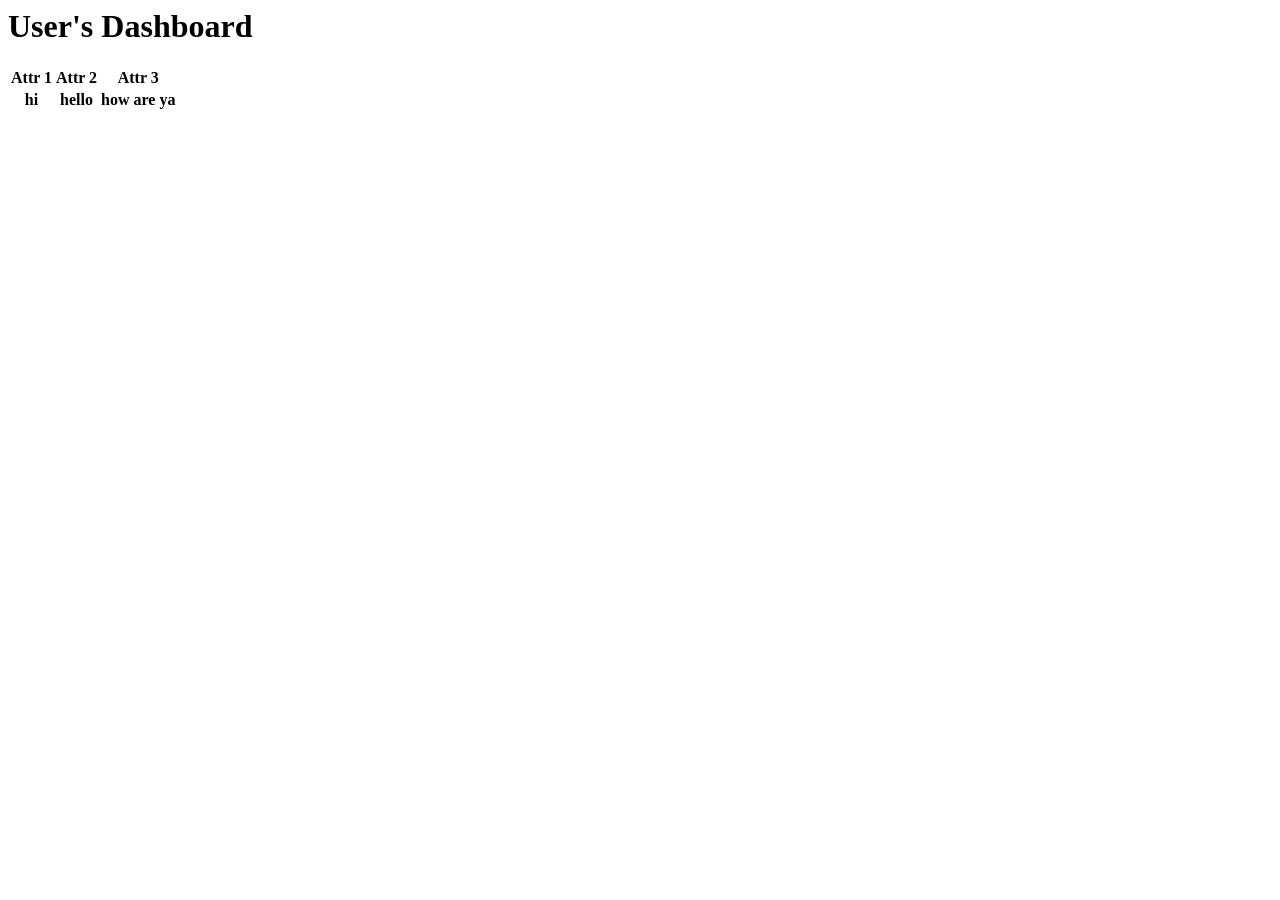
<file: frontend/dashboard.html>
<!-- TODO: Work on dashboardPage.css, it's ugly rn lol -->

<head>
    <title>TrackHire | Dashboard</title>
</head>

<body>
    <h1>User's Dashboard</h1> <!-- TODO: grab the User.firstName and replace "User's" -->

    <!-- TODO: When we get the database connected, make a loop for showing the schema -->
    <table>
        <tr>
            <th>Attr 1</th>
            <th>Attr 2</th>
            <th>Attr 3</th>
        </tr>
        <tr>
            <th>hi</th>
            <th>hello</th>
            <th>how are ya</th>
        </tr>

    </table>
</body>
</file>
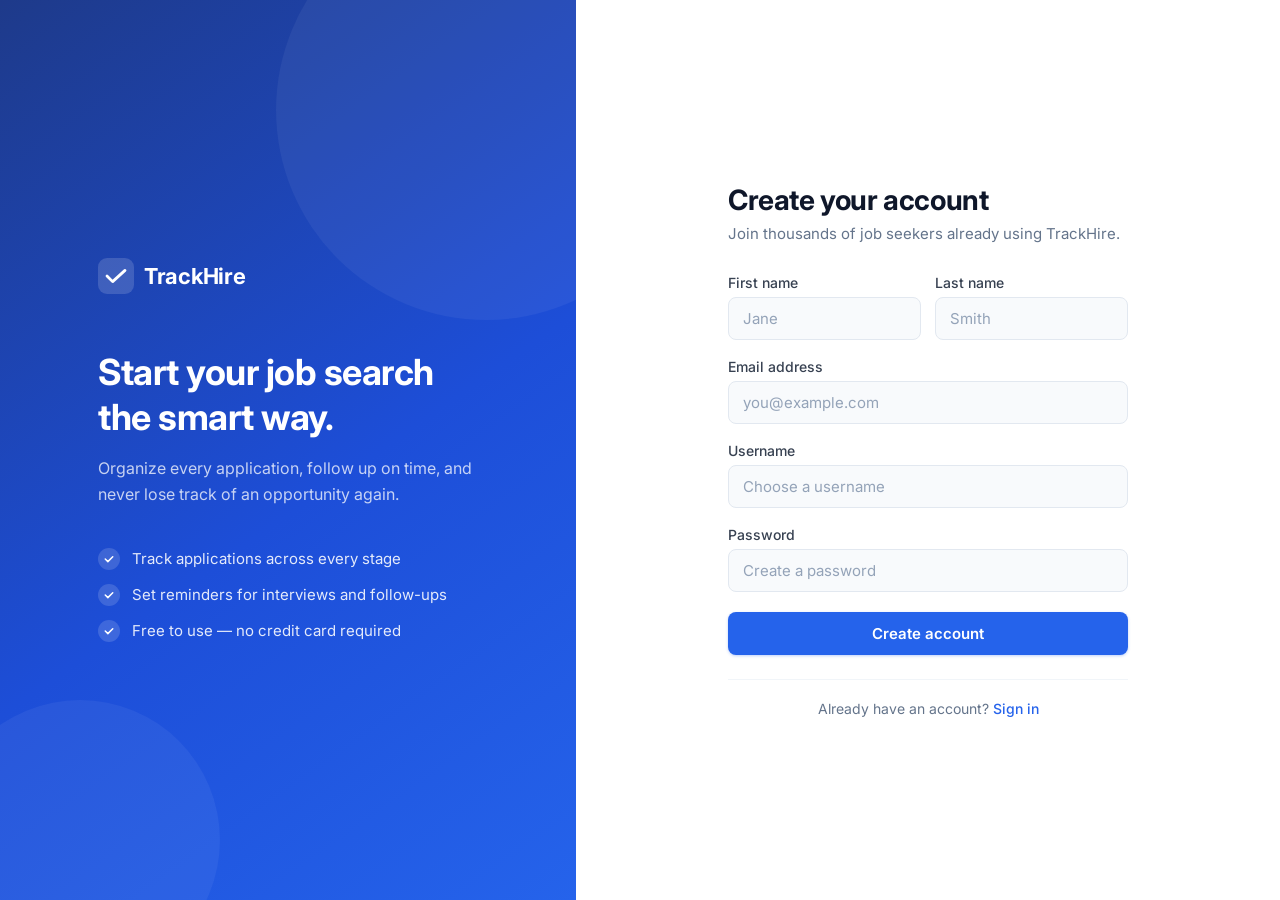
<file: frontend/register.html>
<!DOCTYPE html>
<html lang="en">

<head>
    <meta charset="UTF-8">
    <meta name="viewport" content="width=device-width, initial-scale=1.0">
    <title>Create Account — TrackHire</title>
    <link rel="stylesheet" href="css/registerPage.css">
    <link rel="preconnect" href="https://fonts.googleapis.com">
    <link rel="preconnect" href="https://fonts.gstatic.com" crossorigin>
    <link href="https://fonts.googleapis.com/css2?family=Inter:wght@400;500;600;700&display=swap" rel="stylesheet">
</head>

<body>

    <div class="page-wrapper">

        <!-- Left branding panel -->
        <div class="brand-panel">
            <div class="brand-content">
                <div class="logo">
                    <svg class="logo-icon" viewBox="0 0 32 32" fill="none" xmlns="http://www.w3.org/2000/svg">
                        <rect width="32" height="32" rx="8" fill="white" fill-opacity="0.15"/>
                        <path d="M8 16l5 5 11-10" stroke="white" stroke-width="2.5" stroke-linecap="round" stroke-linejoin="round"/>
                    </svg>
                    <span class="logo-text">TrackHire</span>
                </div>
                <div class="brand-headline">
                    <h1>Start your job search<br>the smart way.</h1>
                    <p>Organize every application, follow up on time, and never lose track of an opportunity again.</p>
                </div>
                <ul class="feature-list">
                    <li>
                        <span class="feature-icon">
                            <svg viewBox="0 0 16 16" fill="none" xmlns="http://www.w3.org/2000/svg">
                                <path d="M3 8l3.5 3.5L13 5" stroke="white" stroke-width="2" stroke-linecap="round" stroke-linejoin="round"/>
                            </svg>
                        </span>
                        Track applications across every stage
                    </li>
                    <li>
                        <span class="feature-icon">
                            <svg viewBox="0 0 16 16" fill="none" xmlns="http://www.w3.org/2000/svg">
                                <path d="M3 8l3.5 3.5L13 5" stroke="white" stroke-width="2" stroke-linecap="round" stroke-linejoin="round"/>
                            </svg>
                        </span>
                        Set reminders for interviews and follow-ups
                    </li>
                    <li>
                        <span class="feature-icon">
                            <svg viewBox="0 0 16 16" fill="none" xmlns="http://www.w3.org/2000/svg">
                                <path d="M3 8l3.5 3.5L13 5" stroke="white" stroke-width="2" stroke-linecap="round" stroke-linejoin="round"/>
                            </svg>
                        </span>
                        Free to use — no credit card required
                    </li>
                </ul>
            </div>
        </div>

        <!-- Right form panel -->
        <div class="form-panel">
            <div class="form-container">
                <div class="form-header">
                    <h2>Create your account</h2>
                    <p>Join thousands of job seekers already using TrackHire.</p>
                </div>

                <form class="register-form" onsubmit="event.preventDefault(); register();">
                    <div class="field-row">
                        <div class="field-group">
                            <label for="firstName">First name</label>
                            <input
                                id="firstName"
                                type="text"
                                placeholder="Jane"
                                autocomplete="given-name"
                            >
                        </div>
                        <div class="field-group">
                            <label for="lastName">Last name</label>
                            <input
                                id="lastName"
                                type="text"
                                placeholder="Smith"
                                autocomplete="family-name"
                            >
                        </div>
                    </div>

                    <div class="field-group">
                        <label for="email">Email address</label>
                        <input
                            id="email"
                            type="email"
                            placeholder="you@example.com"
                            autocomplete="email"
                        >
                    </div>

                    <div class="field-group">
                        <label for="username">Username</label>
                        <input
                            id="username"
                            type="text"
                            placeholder="Choose a username"
                            autocomplete="username"
                        >
                    </div>

                    <div class="field-group">
                        <label for="password">Password</label>
                        <input
                            id="password"
                            type="password"
                            placeholder="Create a password"
                            autocomplete="new-password"
                        >
                    </div>

                    <button type="submit" class="btn-primary">Create account</button>
                </form>

                <div class="form-footer">
                    <p>Already have an account? <a href="index.html" class="link">Sign in</a></p>
                </div>
            </div>
        </div>

    </div>

    <script src="js/register.js"></script>

</body>

</html>
</file>
<file: frontend/css/registerPage.css>
*, *::before, *::after {
    box-sizing: border-box;
    margin: 0;
    padding: 0;
}

body {
    font-family: 'Inter', sans-serif;
    background-color: #f8fafc;
    height: 100vh;
    overflow: hidden;
}

/* ── Layout ── */

.page-wrapper {
    display: flex;
    height: 100vh;
}

/* ── Brand panel (left) ── */

.brand-panel {
    flex: 0 0 45%;
    background: linear-gradient(145deg, #1e3a8a 0%, #1d4ed8 55%, #2563eb 100%);
    display: flex;
    align-items: center;
    justify-content: center;
    padding: 48px;
    position: relative;
    overflow: hidden;
}

.brand-panel::before,
.brand-panel::after {
    content: '';
    position: absolute;
    border-radius: 50%;
    background: rgba(255, 255, 255, 0.05);
}

.brand-panel::before {
    width: 420px;
    height: 420px;
    top: -100px;
    right: -120px;
}

.brand-panel::after {
    width: 280px;
    height: 280px;
    bottom: -80px;
    left: -60px;
}

.brand-content {
    position: relative;
    z-index: 1;
    max-width: 380px;
    color: white;
}

/* Logo */
.logo {
    display: flex;
    align-items: center;
    gap: 10px;
    margin-bottom: 56px;
}

.logo-icon {
    width: 36px;
    height: 36px;
    flex-shrink: 0;
}

.logo-text {
    font-size: 22px;
    font-weight: 700;
    letter-spacing: -0.3px;
    color: white;
}

/* Headline */
.brand-headline h1 {
    font-size: 36px;
    font-weight: 700;
    line-height: 1.25;
    letter-spacing: -0.5px;
    margin-bottom: 16px;
}

.brand-headline p {
    font-size: 16px;
    font-weight: 400;
    line-height: 1.6;
    color: rgba(255, 255, 255, 0.75);
    margin-bottom: 40px;
}

/* Feature list */
.feature-list {
    list-style: none;
    display: flex;
    flex-direction: column;
    gap: 14px;
}

.feature-list li {
    display: flex;
    align-items: center;
    gap: 12px;
    font-size: 15px;
    color: rgba(255, 255, 255, 0.88);
    line-height: 1.4;
}

.feature-icon {
    flex-shrink: 0;
    width: 22px;
    height: 22px;
    background: rgba(255, 255, 255, 0.15);
    border-radius: 50%;
    display: flex;
    align-items: center;
    justify-content: center;
}

.feature-icon svg {
    width: 12px;
    height: 12px;
}

/* ── Form panel (right) ── */

.form-panel {
    flex: 1;
    display: flex;
    align-items: center;
    justify-content: center;
    padding: 48px;
    background: #ffffff;
    overflow-y: auto;
}

.form-container {
    width: 100%;
    max-width: 400px;
}

/* Form header */
.form-header {
    margin-bottom: 28px;
}

.form-header h2 {
    font-size: 28px;
    font-weight: 700;
    color: #0f172a;
    letter-spacing: -0.4px;
    margin-bottom: 6px;
}

.form-header p {
    font-size: 15px;
    color: #64748b;
    line-height: 1.5;
}

/* Form */
.register-form {
    display: flex;
    flex-direction: column;
    gap: 18px;
    margin-bottom: 24px;
}

/* Side-by-side first/last name row */
.field-row {
    display: flex;
    gap: 14px;
}

.field-row .field-group {
    flex: 1;
}

.field-group {
    display: flex;
    flex-direction: column;
    gap: 6px;
}

.field-group label {
    font-size: 14px;
    font-weight: 500;
    color: #374151;
}

.field-group input {
    width: 100%;
    padding: 11px 14px;
    font-size: 15px;
    font-family: 'Inter', sans-serif;
    color: #0f172a;
    background: #f8fafc;
    border: 1.5px solid #e2e8f0;
    border-radius: 8px;
    outline: none;
    transition: border-color 0.15s ease, box-shadow 0.15s ease, background 0.15s ease;
}

.field-group input::placeholder {
    color: #94a3b8;
}

.field-group input:hover {
    border-color: #cbd5e1;
}

.field-group input:focus {
    border-color: #2563eb;
    background: #ffffff;
    box-shadow: 0 0 0 3px rgba(37, 99, 235, 0.1);
}

/* Primary button */
.btn-primary {
    width: 100%;
    padding: 12px;
    font-size: 15px;
    font-family: 'Inter', sans-serif;
    font-weight: 600;
    color: #ffffff;
    background: #2563eb;
    border: none;
    border-radius: 8px;
    cursor: pointer;
    margin-top: 2px;
    transition: background 0.15s ease, transform 0.1s ease, box-shadow 0.15s ease;
    box-shadow: 0 1px 3px rgba(37, 99, 235, 0.3);
}

.btn-primary:hover {
    background: #1d4ed8;
    box-shadow: 0 4px 12px rgba(37, 99, 235, 0.35);
}

.btn-primary:active {
    transform: translateY(1px);
    box-shadow: 0 1px 4px rgba(37, 99, 235, 0.25);
}

/* Footer */
.form-footer {
    text-align: center;
    padding-top: 20px;
    border-top: 1px solid #f1f5f9;
}

.form-footer p {
    font-size: 14px;
    color: #64748b;
}

.link {
    color: #2563eb;
    text-decoration: none;
    font-weight: 500;
    transition: color 0.15s ease;
}

.link:hover {
    color: #1d4ed8;
    text-decoration: underline;
}

/* ── Responsive ── */

@media (max-width: 768px) {
    body {
        overflow: auto;
    }

    .page-wrapper {
        flex-direction: column;
        height: auto;
        min-height: 100vh;
    }

    .brand-panel {
        flex: none;
        padding: 32px 24px;
    }

    .brand-headline h1 {
        font-size: 26px;
    }

    .form-panel {
        padding: 40px 24px;
    }

    .field-row {
        flex-direction: column;
        gap: 18px;
    }
}
</file>
